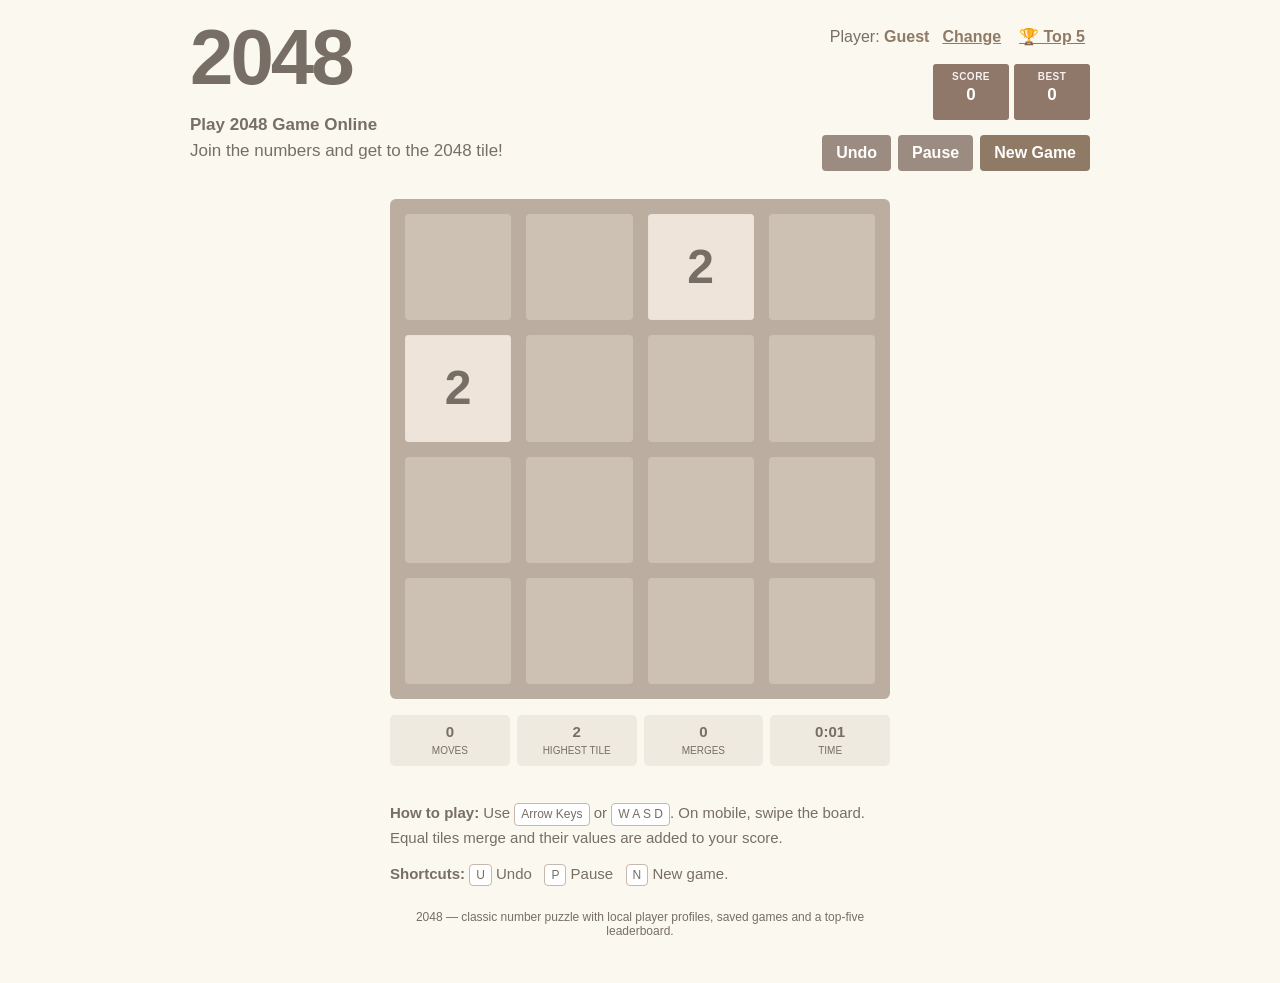
<file: index.html>
<!DOCTYPE html>
<html lang="en">
<head>
<meta charset="UTF-8">
<meta name="viewport" content="width=device-width, initial-scale=1.0, maximum-scale=1, user-scalable=no">
<title>2048 Classic — Player & Leaderboard</title>
<style>
:root{
  --bg:#faf8ef;--text:#776e65;--muted:#8f7a66;--board:#bbada0;
  --empty:rgba(238,228,218,.35);--button:#8f7a66;--button-hover:#7d6958;
  --gap:15px;--radius:6px;--panel:#ffffff;--danger:#a33a2b;
}
*{box-sizing:border-box}
html,body{margin:0;min-height:100%;background:var(--bg);color:var(--text);font-family:Arial,Helvetica,sans-serif}
body{padding:24px 14px 45px}
button,input{font:inherit}
button{border:0;cursor:pointer}
.page{width:min(100%,900px);margin:auto}
.topbar{display:flex;align-items:flex-start;justify-content:space-between;gap:18px;margin-bottom:28px}
.brand h1{margin:0;font-size:78px;line-height:.86;letter-spacing:-3px;font-weight:800}
.brand-copy{margin-top:23px;font-size:17px;line-height:1.35}
.brand-copy strong{display:block;margin-bottom:3px}
.right-head{display:flex;flex-direction:column;align-items:flex-end;gap:15px}
.player-strip{display:flex;align-items:center;gap:8px;flex-wrap:wrap;justify-content:flex-end}
.player-name{font-weight:800;color:var(--button);max-width:180px;overflow:hidden;text-overflow:ellipsis;white-space:nowrap}
.link-btn{background:none;color:var(--button);text-decoration:underline;padding:3px 5px;font-weight:700}
.scores{display:flex;gap:5px}
.score-box{min-width:76px;height:56px;padding:7px 12px 5px;background:#8f7769;border-radius:3px;color:#fff;text-align:center;text-transform:uppercase;font-weight:700}
.score-box .label{display:block;font-size:10px;letter-spacing:.5px;opacity:.9;margin-bottom:4px}
.score-box .value{display:block;font-size:17px;line-height:1}
.actions{display:flex;gap:7px;flex-wrap:wrap;justify-content:flex-end}
.action{background:var(--button);color:#fff;font-weight:700;border-radius:4px;padding:9px 14px}
.action:hover{background:var(--button-hover)}
.action.secondary{background:#9b8b80}
.action:disabled{opacity:.45;cursor:not-allowed}
.game-wrap{position:relative}
.board{position:relative;width:100%;max-width:500px;margin:0 auto;padding:var(--gap);background:var(--board);border-radius:var(--radius);display:grid;grid-template-columns:repeat(4,1fr);gap:var(--gap);touch-action:none;user-select:none}
.cell{aspect-ratio:1;background:var(--empty);border-radius:4px}
.tile-layer{position:absolute;inset:var(--gap);pointer-events:none}
.tile{position:absolute;width:calc((100% - 45px)/4);height:calc((100% - 45px)/4);display:flex;align-items:center;justify-content:center;border-radius:4px;font-weight:800;font-size:48px;line-height:1;color:#776e65;transition:transform 100ms ease,left 100ms ease,top 100ms ease;z-index:2;box-shadow:inset 0 0 0 1px rgba(0,0,0,.01)}
.tile.new{animation:appear 150ms ease}.tile.merged{animation:pop 170ms ease;z-index:4}
@keyframes appear{0%{transform:scale(0);opacity:0}80%{transform:scale(1.08);opacity:1}100%{transform:scale(1)}}
@keyframes pop{0%{transform:scale(1)}50%{transform:scale(1.16)}100%{transform:scale(1)}}
.v2{background:#eee4da}.v4{background:#ede0c8}.v8{background:#f2b179;color:#f9f6f2}
.v16{background:#f59563;color:#f9f6f2}.v32{background:#f67c5f;color:#f9f6f2}.v64{background:#f65e3b;color:#f9f6f2}
.v128{background:#edcf72;color:#f9f6f2;font-size:40px}.v256{background:#edcc61;color:#f9f6f2;font-size:40px}
.v512{background:#edc850;color:#f9f6f2;font-size:40px}.v1024{background:#edc53f;color:#f9f6f2;font-size:32px}
.v2048{background:#edc22e;color:#f9f6f2;font-size:32px;box-shadow:0 0 25px 5px rgba(237,194,46,.45)}
.v4096,.v8192,.v16384{background:#3c3a32;color:#f9f6f2;font-size:30px}
.overlay{position:absolute;inset:0;z-index:20;display:none;align-items:center;justify-content:center;background:rgba(238,228,218,.76);border-radius:var(--radius)}
.overlay.show{display:flex}.overlay-card{text-align:center;padding:24px}
.overlay-card h2{margin:0 0 10px;font-size:54px}.overlay-card p{margin:0 0 16px;font-size:17px;font-weight:700}
.overlay-card button{background:var(--button);color:white;border-radius:4px;padding:10px 16px;margin:4px;font-weight:700}
.overlay-card button.secondary{background:#aaa}
.stats{max-width:500px;margin:16px auto 0;display:grid;grid-template-columns:repeat(4,1fr);gap:7px}
.stat{background:rgba(143,122,102,.11);border-radius:5px;padding:8px;text-align:center}
.stat b{display:block;font-size:15px}.stat span{font-size:10px;text-transform:uppercase}
.instructions{max-width:500px;margin:35px auto 0;font-size:15px;line-height:1.55}
.instructions p{margin:0 0 13px}.kbd{display:inline-block;padding:1px 6px;border:1px solid #c6b8ac;border-radius:4px;background:#fff;font-size:12px}
.footer{max-width:500px;margin:24px auto 0;font-size:12px;text-align:center}
.modal{position:fixed;inset:0;z-index:100;display:none;align-items:center;justify-content:center;background:rgba(0,0,0,.42);padding:15px}
.modal.show{display:flex}.modal-card{width:min(100%,540px);max-height:90vh;overflow:auto;background:var(--panel);border-radius:10px;padding:22px;box-shadow:0 20px 60px rgba(0,0,0,.2)}
.modal-card h2{margin:0 0 15px}.modal-card p{color:#777}
.field{display:flex;gap:8px;margin:12px 0}.field input{flex:1;min-width:0;border:1px solid #cdbfb4;border-radius:5px;padding:10px 11px;outline:none}
.field input:focus{border-color:var(--button)}.modal-actions{display:flex;justify-content:flex-end;gap:7px;margin-top:16px;flex-wrap:wrap}
.leaderboard{width:100%;border-collapse:collapse}.leaderboard th,.leaderboard td{padding:9px 7px;border-bottom:1px solid #eee;text-align:left}.leaderboard th{font-size:11px;text-transform:uppercase;color:#8f7a66}
.rank{font-weight:800;width:42px}.empty-row{text-align:center!important;color:#999;padding:18px!important}
.close{float:right;background:#eee;border-radius:50%;width:32px;height:32px;font-weight:800}
.name-list{display:flex;flex-wrap:wrap;gap:7px;margin-top:8px}.name-chip{border:1px solid #ddd;background:#fafafa;padding:6px 9px;border-radius:20px;cursor:pointer}.name-chip:hover{background:#eee}
.toast{position:fixed;left:50%;bottom:20px;transform:translateX(-50%) translateY(20px);background:#333;color:#fff;padding:10px 15px;border-radius:6px;opacity:0;pointer-events:none;transition:.2s;z-index:200;font-size:13px}
.toast.show{opacity:1;transform:translateX(-50%) translateY(0)}
.paused .tile-layer{filter:blur(8px)}
@media(max-width:650px){
  body{padding:18px 10px 35px}.topbar{gap:10px;margin-bottom:20px}.brand h1{font-size:56px}
  .brand-copy{font-size:13px;margin-top:16px}.right-head{gap:10px}.score-box{min-width:61px;height:48px;padding:5px 7px}.score-box .label{font-size:8px}.score-box .value{font-size:14px}
  .action{padding:8px 10px;font-size:13px}.player-name{max-width:110px}.tile{font-size:34px}.v128,.v256,.v512{font-size:28px}.v1024,.v2048{font-size:22px}
}
@media(max-width:430px){
  .brand-copy{display:none}.brand h1{font-size:48px}.topbar{align-items:flex-start}.right-head{gap:7px}.scores{gap:3px}.actions{max-width:210px}
  .stats{grid-template-columns:repeat(2,1fr)}.instructions{font-size:14px}.tile{font-size:28px}.v128,.v256,.v512{font-size:23px}.v1024,.v2048,.v4096,.v8192,.v16384{font-size:18px}
}
</style>
</head>
<body>
<main class="page">
<header class="topbar">
  <section class="brand">
    <h1>2048</h1>
    <div class="brand-copy"><strong>Play 2048 Game Online</strong>Join the numbers and get to the 2048 tile!</div>
  </section>
  <section class="right-head">
    <div class="player-strip">
      <span>Player: <span class="player-name" id="playerName">Guest</span></span>
      <button class="link-btn" id="changePlayer">Change</button>
    </div>
    <div class="scores">
      <div class="score-box"><span class="label">Score</span><span class="value" id="score">0</span></div>
      <div class="score-box"><span class="label">Best</span><span class="value" id="best">0</span></div>
    </div>
    <div class="actions">
      <button class="action secondary" id="undoBtn">Undo</button>
      <button class="action secondary" id="pauseBtn">Pause</button>
      <button class="action" id="newGame">New Game</button>
    </div>
  </section>
</header>

<section class="game-wrap">
  <div class="board" id="board" aria-label="2048 game board">
    <div class="cell"></div><div class="cell"></div><div class="cell"></div><div class="cell"></div>
    <div class="cell"></div><div class="cell"></div><div class="cell"></div><div class="cell"></div>
    <div class="cell"></div><div class="cell"></div><div class="cell"></div><div class="cell"></div>
    <div class="cell"></div><div class="cell"></div><div class="cell"></div><div class="cell"></div>
    <div class="tile-layer" id="tileLayer"></div>
  </div>
  <div class="overlay" id="overlay">
    <div class="overlay-card">
      <h2 id="overlayTitle">Game over!</h2>
      <p id="overlayMessage">No more moves.</p>
      <button id="tryAgain">Try again</button>
      <button id="keepPlaying" style="display:none">Keep playing</button>
    </div>
  </div>
</section>

<section class="stats">
  <div class="stat"><b id="moves">0</b><span>Moves</span></div>
  <div class="stat"><b id="maxTile">0</b><span>Highest tile</span></div>
  <div class="stat"><b id="merges">0</b><span>Merges</span></div>
  <div class="stat"><b id="elapsed">0:00</b><span>Time</span></div>
</section>

<section class="instructions">
  <p><strong>How to play:</strong> Use <span class="kbd">Arrow Keys</span> or <span class="kbd">W A S D</span>. On mobile, swipe the board. Equal tiles merge and their values are added to your score.</p>
  <p><strong>Shortcuts:</strong> <span class="kbd">U</span> Undo &nbsp; <span class="kbd">P</span> Pause &nbsp; <span class="kbd">N</span> New game.</p>
  <p style="display:none;">Your current game, player name, best score and leaderboard are automatically stored in this browser's local storage.</p>
</section>
<div class="footer">2048 — classic number puzzle with local player profiles, saved games and a top-five leaderboard.</div>
</main>

<div class="modal" id="playerModal">
  <div class="modal-card">
    <button class="close" id="closePlayer">×</button>
    <h2>Who is playing?</h2>
    <p>Enter your name. Your score will be recorded under this name when a game ends or you start another game.</p>
    <div class="field"><input id="playerInput" maxlength="24" autocomplete="name" placeholder="Your name"><button class="action" id="savePlayer">Save</button></div>
    <div><strong>Recent players</strong><div class="name-list" id="nameList"></div></div>
  </div>
</div>

<div class="modal" id="leaderModal">
  <div class="modal-card">
    <button class="close" id="closeLeader">×</button>
    <h2>🏆 Top Five Scores</h2>
    <table class="leaderboard">
      <thead><tr><th>#</th><th>Player</th><th>Score</th><th>Tile</th><th>Moves</th></tr></thead>
      <tbody id="leaderBody"></tbody>
    </table>
    <div class="modal-actions">
      <button class="action secondary" id="clearScores">Clear leaderboard</button>
      <button class="action" id="closeLeader2">Close</button>
    </div>
  </div>
</div>

<div class="toast" id="toast"></div>

<script>
(() => {
"use strict";

/* The storage helpers supplied with the base project. */
const get = (k, d) => JSON.parse(localStorage.getItem(`2048-${k}`)) ?? d;
const set = (k, v) => localStorage.setItem(`2048-${k}`, JSON.stringify(v));
const remove = k => localStorage.removeItem(`2048-${k}`);

const SIZE = 4, WIN_VALUE = 2048;
const boardEl = document.getElementById("board"), tileLayer = document.getElementById("tileLayer");
const scoreEl = document.getElementById("score"), bestEl = document.getElementById("best");
const playerNameEl = document.getElementById("playerName"), movesEl = document.getElementById("moves");
const maxTileEl = document.getElementById("maxTile"), mergesEl = document.getElementById("merges"), elapsedEl = document.getElementById("elapsed");
const overlay = document.getElementById("overlay"), overlayTitle = document.getElementById("overlayTitle"), overlayMessage = document.getElementById("overlayMessage");
const tryAgainBtn = document.getElementById("tryAgain"), keepPlayingBtn = document.getElementById("keepPlaying");
const playerModal = document.getElementById("playerModal"), playerInput = document.getElementById("playerInput"), nameList = document.getElementById("nameList");
const leaderModal = document.getElementById("leaderModal"), leaderBody = document.getElementById("leaderBody"), toastEl = document.getElementById("toast");

let grid, score=0, best=Number(get("best",0)), playerName=get("player","Guest") || "Guest";
let won=false, gameOver=false, keepPlaying=false, paused=false, moves=0, merges=0, startedAt=Date.now(), elapsedBefore=0;
let history=[], touchStartX=0, touchStartY=0, toastTimer=null;

const emptyGrid = () => Array.from({length:SIZE},()=>Array(SIZE).fill(0));
const cloneGrid = g => g.map(r=>r.slice());
const maxTile = () => Math.max(0,...grid.flat());

function normalizeLeaderboard(list){
  if(!Array.isArray(list)) return [];
  return list.filter(x=>x && typeof x.name==="string" && Number.isFinite(Number(x.score)))
    .map(x=>({name:x.name.slice(0,24)||"Guest",score:Number(x.score),tile:Number(x.tile)||0,moves:Number(x.moves)||0,date:x.date||Date.now()}))
    .sort((a,b)=>b.score-a.score || b.tile-a.tile || b.moves-a.moves)
    .slice(0,5);
}
function leaderboard(){ return normalizeLeaderboard(get("leaderboard",[])); }
function saveLeaderboardEntry(){
  const entry={name:playerName,score,tile:maxTile(),moves,date:Date.now()};
  const list=normalizeLeaderboard([...leaderboard(),entry]);
  set("leaderboard",list);
}
function updateBest(){
  if(score>best){best=score;set("best",best);}
}
function startGame(recordPrevious=false){
  if(recordPrevious && score>0) saveLeaderboardEntry();
  grid=emptyGrid(); score=0; moves=0; merges=0; won=false; gameOver=false; keepPlaying=false; paused=false;
  history=[]; elapsedBefore=0; startedAt=Date.now();
  hideOverlay(); boardEl.classList.remove("paused");
  addRandomTile(); addRandomTile(); update(); saveGame(); updatePauseButton();
}
function addRandomTile(){
  const empty=[];
  for(let r=0;r<SIZE;r++)for(let c=0;c<SIZE;c++)if(!grid[r][c])empty.push([r,c]);
  if(!empty.length)return false;
  const [r,c]=empty[Math.floor(Math.random()*empty.length)];
  grid[r][c]=Math.random()<.9?2:4; return true;
}
function slideLine(line){
  const values=line.filter(Boolean), result=[]; let gained=0, didMerge=0;
  for(let i=0;i<values.length;i++){
    if(values[i]===values[i+1]){const merged=values[i]*2;result.push(merged);gained+=merged;didMerge++;i++}
    else result.push(values[i]);
  }
  while(result.length<SIZE)result.push(0);
  return {line:result,gained,didMerge};
}
function gridsEqual(a,b){return JSON.stringify(a)===JSON.stringify(b)}
function snapshot(){return {grid:cloneGrid(grid),score,moves,merges,won,gameOver,keepPlaying,elapsed:getElapsedSeconds()}}

function move(direction){
  if(paused || gameOver || (won&&!keepPlaying))return;
  const before=cloneGrid(grid), oldScore=score, oldMoves=moves, oldMerges=merges;
  let gained=0, didMerge=0;
  if(direction==="left"||direction==="right"){
    for(let r=0;r<SIZE;r++){
      let line=grid[r].slice(); if(direction==="right")line.reverse();
      const p=slideLine(line); gained+=p.gained; didMerge+=p.didMerge;
      if(direction==="right")p.line.reverse(); grid[r]=p.line;
    }
  }else{
    for(let c=0;c<SIZE;c++){
      let line=[];for(let r=0;r<SIZE;r++)line.push(grid[r][c]);if(direction==="down")line.reverse();
      const p=slideLine(line);gained+=p.gained;didMerge+=p.didMerge;
      if(direction==="down")p.line.reverse();for(let r=0;r<SIZE;r++)grid[r][c]=p.line[r];
    }
  }
  if(gridsEqual(before,grid))return;
  history.push({grid:before,score:oldScore,moves:oldMoves,merges:oldMerges,won,gameOver,keepPlaying,elapsed:getElapsedSeconds()});
  if(history.length>100)history.shift();
  score+=gained;moves++;merges+=didMerge;updateBest();addRandomTile();update();saveGame();
  if(!won&&hasWon()){won=true;saveGame();showWin()}
  else if(!canMove()){gameOver=true;saveLeaderboardEntry();clearSavedGame();showGameOver()}
}
function undo(){
  if(paused||!history.length||gameOver)return;
  const h=history.pop();grid=cloneGrid(h.grid);score=h.score;moves=h.moves;merges=h.merges;won=h.won;gameOver=h.gameOver;keepPlaying=h.keepPlaying;
  elapsedBefore=h.elapsed;startedAt=Date.now();hideOverlay();update();saveGame();toast("Move undone");
}
function hasWon(){return grid.some(row=>row.some(v=>v>=WIN_VALUE))}
function canMove(){
  for(let r=0;r<SIZE;r++)for(let c=0;c<SIZE;c++){
    if(grid[r][c]===0)return true;
    if(c<SIZE-1&&grid[r][c]===grid[r][c+1])return true;
    if(r<SIZE-1&&grid[r][c]===grid[r+1][c])return true;
  }
  return false;
}
function getElapsedSeconds(){return elapsedBefore+(paused?0:Math.max(0,Math.floor((Date.now()-startedAt)/1000)))}
function formatTime(s){const m=Math.floor(s/60),sec=s%60;return `${m}:${String(sec).padStart(2,"0")}`}
function update(){
  scoreEl.textContent=score;bestEl.textContent=best;playerNameEl.textContent=playerName;
  movesEl.textContent=moves;maxTileEl.textContent=maxTile();mergesEl.textContent=merges;elapsedEl.textContent=formatTime(getElapsedSeconds());
  renderTiles();updatePauseButton();
}
function renderTiles(){
  tileLayer.innerHTML="";
  const rect=tileLayer.getBoundingClientRect();
  const gap=parseFloat(getComputedStyle(document.documentElement).getPropertyValue("--gap"))||15;
  const cell=(rect.width-gap*3)/4;
  for(let r=0;r<SIZE;r++)for(let c=0;c<SIZE;c++){
    const value=grid[r][c];if(!value)continue;
    const tile=document.createElement("div");
    tile.className="tile v"+value;tile.textContent=value;
    tile.style.left=`${c*(cell+gap)}px`;tile.style.top=`${r*(cell+gap)}px`;
    tileLayer.appendChild(tile);
  }
}
function showOverlay(title,message,win=false){
  overlayTitle.textContent=title;overlayMessage.textContent=message;
  keepPlayingBtn.style.display=win?"inline-block":"none";overlay.classList.add("show");
}
function hideOverlay(){overlay.classList.remove("show")}
function showWin(){showOverlay("You win!","You reached the 2048 tile. Keep playing for a higher score!",true)}
function showGameOver(){showOverlay("Game over!","No more moves. Your score has been saved to the leaderboard.")}
function pause(){
  if(gameOver)return;
  if(!paused){elapsedBefore=getElapsedSeconds();paused=true;boardEl.classList.add("paused");showOverlay("Paused","Take a break. Your game is safely saved.");}
  else{paused=false;startedAt=Date.now();hideOverlay();boardEl.classList.remove("paused");}
  saveGame();updatePauseButton();update();
}
function updatePauseButton(){document.getElementById("pauseBtn").textContent=paused?"Resume":"Pause"}

function saveGame(){
  if(!grid)return;
  set("currentGame",{grid,score,best,moves,merges,won,gameOver,keepPlaying,playerName,elapsed:getElapsedSeconds()});
}
function clearSavedGame(){remove("currentGame")}
function loadSavedGame(){
  const s=get("currentGame",null);
  if(!s||!Array.isArray(s.grid))return false;
  grid=s.grid;score=Number(s.score)||0;moves=Number(s.moves)||0;merges=Number(s.merges)||0;won=!!s.won;gameOver=!!s.gameOver;keepPlaying=!!s.keepPlaying;
  playerName=s.playerName||playerName;elapsedBefore=Number(s.elapsed)||0;startedAt=Date.now();paused=false;history=[];
  if(gameOver){clearSavedGame();return false}
  update();return true;
}

function openPlayer(){
  playerInput.value=playerName==="Guest"?"":playerName;
  renderNameList();playerModal.classList.add("show");setTimeout(()=>playerInput.focus(),50);
}
function closePlayerModal(){playerModal.classList.remove("show")}
function savePlayer(){
  const name=playerInput.value.trim().replace(/\s+/g," ").slice(0,24)||"Guest";
  playerName=name;set("player",name);
  let names=get("players",[]);if(!Array.isArray(names))names=[];names=[name,...names.filter(n=>n!==name)].slice(0,10);set("players",names);
  update();saveGame();closePlayerModal();toast(`Playing as ${name}`);
}
function renderNameList(){
  const names=get("players",[]);nameList.innerHTML="";
  (Array.isArray(names)?names:[]).forEach(name=>{
    const b=document.createElement("button");b.className="name-chip";b.textContent=name;b.onclick=()=>{playerInput.value=name};nameList.appendChild(b);
  });
}
function openLeaderboard(){
  const list=leaderboard();leaderBody.innerHTML="";
  if(!list.length){leaderBody.innerHTML='<tr><td colspan="5" class="empty-row">No completed scores yet.</td></tr>'}
  else list.forEach((x,i)=>{
    const tr=document.createElement("tr");
    tr.innerHTML=`<td class="rank">${i+1}</td><td>${escapeHtml(x.name)}</td><td>${x.score.toLocaleString()}</td><td>${x.tile.toLocaleString()}</td><td>${x.moves}</td>`;
    leaderBody.appendChild(tr);
  });
  leaderModal.classList.add("show");
}
function escapeHtml(s){return String(s).replace(/[&<>"']/g,c=>({"&":"&amp;","<":"&lt;",">":"&gt;",'"':"&quot;","'":"&#039;"}[c]))}
function toast(message){
  toastEl.textContent=message;toastEl.classList.add("show");clearTimeout(toastTimer);toastTimer=setTimeout(()=>toastEl.classList.remove("show"),1800);
}

function handleKey(e){
  if(playerModal.classList.contains("show")||leaderModal.classList.contains("show")){
    if(e.key==="Escape"){closePlayerModal();leaderModal.classList.remove("show")}return;
  }
  const key=e.key;
  const keys={ArrowLeft:"left",a:"left",A:"left",ArrowRight:"right",d:"right",D:"right",ArrowUp:"up",w:"up",W:"up",ArrowDown:"down",s:"down",S:"down"};
  if(keys[key]){e.preventDefault();move(keys[key]);return}
  if(key==="u"||key==="U"){e.preventDefault();undo();return}
  if(key==="p"||key==="P"){e.preventDefault();pause();return}
  if(key==="n"||key==="N"){e.preventDefault();newGameConfirm();return}
}
function newGameConfirm(){
  if(score>0&&!gameOver&&!confirm("Start a new game? Your current score will be recorded on the top-five leaderboard if it qualifies."))return;
  startGame(true);
}
function touchStart(e){if(e.touches?.length){touchStartX=e.touches[0].clientX;touchStartY=e.touches[0].clientY}}
function touchEnd(e){
  if(paused||gameOver)return;
  if(!e.changedTouches?.length)return;
  const dx=e.changedTouches[0].clientX-touchStartX,dy=e.changedTouches[0].clientY-touchStartY;
  if(Math.max(Math.abs(dx),Math.abs(dy))<25)return;
  move(Math.abs(dx)>Math.abs(dy)?(dx>0?"right":"left"):(dy>0?"down":"up"));
}

document.addEventListener("keydown",handleKey);
boardEl.addEventListener("touchstart",touchStart,{passive:true});
boardEl.addEventListener("touchend",touchEnd,{passive:true});
window.addEventListener("resize",renderTiles);
document.getElementById("newGame").onclick=newGameConfirm;
document.getElementById("undoBtn").onclick=undo;
document.getElementById("pauseBtn").onclick=pause;
document.getElementById("changePlayer").onclick=openPlayer;
document.getElementById("savePlayer").onclick=savePlayer;
document.getElementById("closePlayer").onclick=closePlayerModal;
playerInput.addEventListener("keydown",e=>{if(e.key==="Enter")savePlayer()});
tryAgainBtn.onclick=()=>startGame(true);
keepPlayingBtn.onclick=()=>{keepPlaying=true;hideOverlay();saveGame()};
document.getElementById("clearScores").onclick=()=>{
  if(confirm("Delete all five leaderboard scores? This cannot be undone.")){remove("leaderboard");openLeaderboard();toast("Leaderboard cleared")}
};
document.getElementById("closeLeader").onclick=()=>leaderModal.classList.remove("show");
document.getElementById("closeLeader2").onclick=()=>leaderModal.classList.remove("show");
leaderModal.addEventListener("click",e=>{if(e.target===leaderModal)leaderModal.classList.remove("show")});
playerModal.addEventListener("click",e=>{if(e.target===playerModal)closePlayerModal()});
document.addEventListener("visibilitychange",()=>{if(document.hidden&&grid&&!paused&&!gameOver){elapsedBefore=getElapsedSeconds();paused=true;boardEl.classList.add("paused");saveGame();update()}});

const leaderboardButton=document.createElement("button");
leaderboardButton.className="link-btn";leaderboardButton.textContent="🏆 Top 5";leaderboardButton.onclick=openLeaderboard;
document.querySelector(".player-strip").appendChild(leaderboardButton);

setInterval(()=>{if(grid&&!paused&&!gameOver){elapsedEl.textContent=formatTime(getElapsedSeconds());saveGame()}},1000);

bestEl.textContent=best;playerNameEl.textContent=playerName;
if(!loadSavedGame()){startGame(false)}
})();
</script>
</body>
</html>
</file>
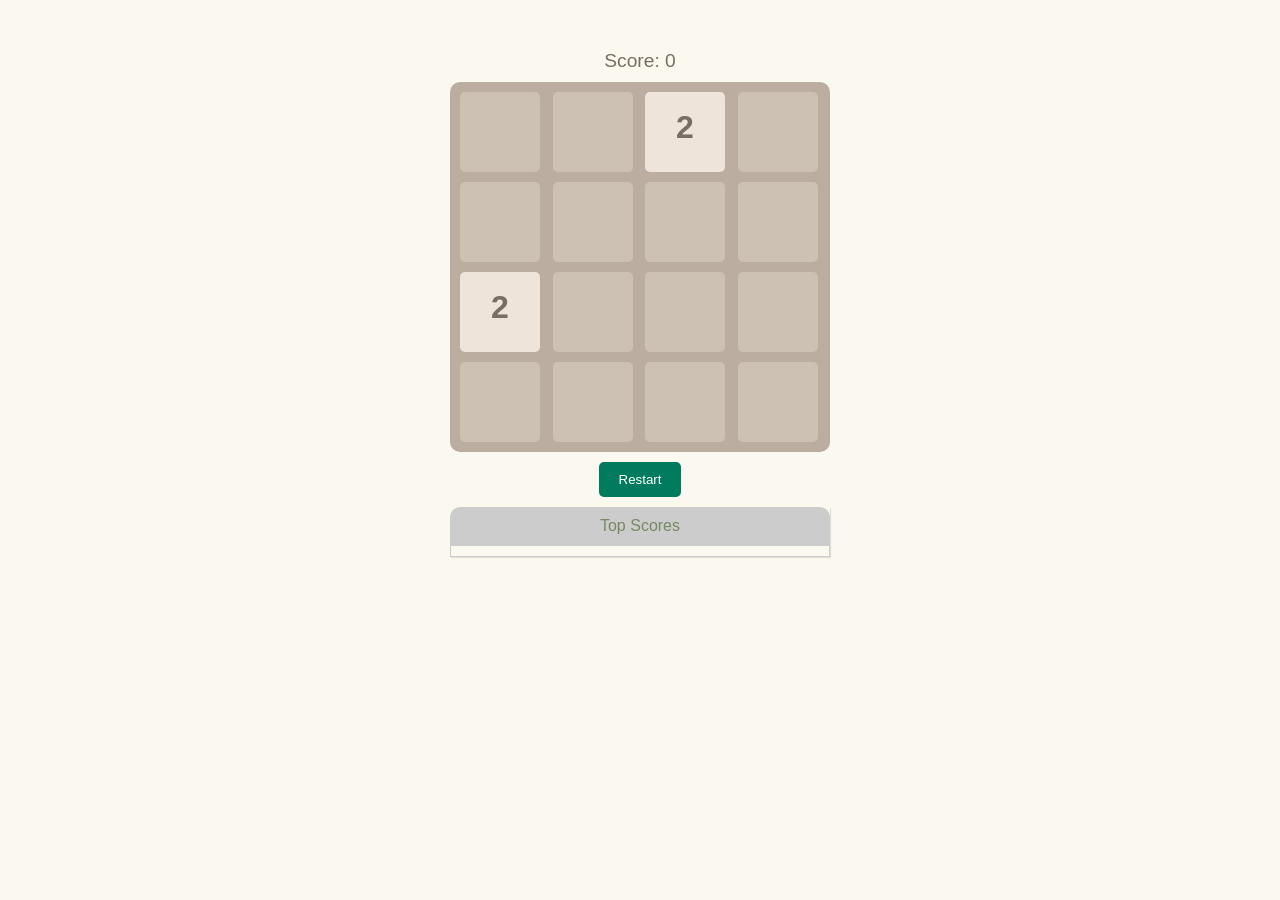
<file: index0.html>
<!DOCTYPE html>
<html lang="en">
<head>
    <meta charset="utf-8">
    <meta name="viewport" content="width=device-width, initial-scale=1.0, maximum-scale=1, user-scalable=0">
    <title>2048 Game</title>
    <link rel="shortcut icon" type="image/x-icon" href="favicon.png">
    <link rel="stylesheet" href="style.css?v=1">
</head>
<body>
    <div class="game-container">
        <p class="score">Score: <span id="score">0</span></p>
        <div class="grid-container"></div>
        <button id="restart-btn">Restart</button>
        <div class="top-scores">
            <span>Top Scores</span>
            <ul id="top-scores"></ul>
        </div>
    </div>
    <script src="script.js?v=1"></script>
</body>
</html>
</file>
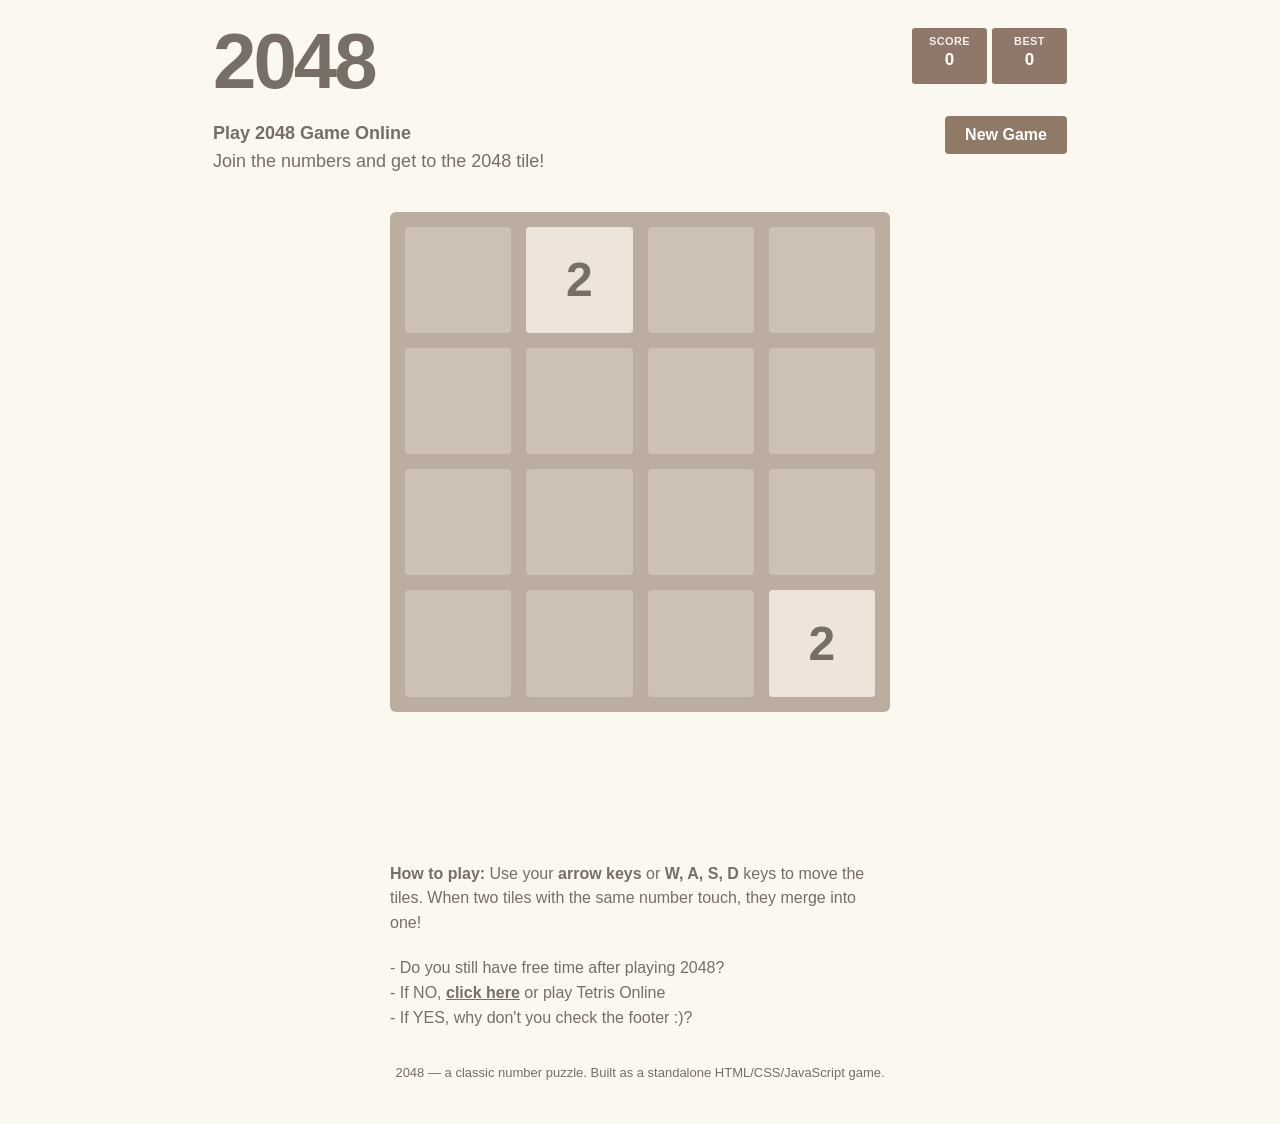
<file: index1.html>
<!DOCTYPE html>
<html lang="en">
<head>
  <meta charset="UTF-8">
  <meta name="viewport" content="width=device-width, initial-scale=1.0, maximum-scale=1, user-scalable=0">
  <title>2048 - Classic Puzzle Game</title>
  <link rel="shortcut icon" type="image/x-icon" href="favicon.png">
  <style>
    :root {
      --bg: #faf8ef;
      --text: #776e65;
      --muted: #8f7a66;
      --board: #bbada0;
      --empty: rgba(238, 228, 218, 0.35);
      --button: #8f7a66;
      --button-hover: #7d6958;
      --gap: 15px;
      --tile-size: 106px;
      --radius: 4px;
    }

    * { box-sizing: border-box; }

    html, body {
      margin: 0;
      min-height: 100%;
      background: var(--bg);
      color: var(--text);
      font-family: Arial, Helvetica, sans-serif;
    }

    body {
      padding: 28px 18px 44px;
    }

    .page {
      width: min(100%, 854px);
      margin: 0 auto;
    }

    .topbar {
      display: flex;
      align-items: flex-start;
      justify-content: space-between;
      gap: 18px;
      margin-bottom: 38px;
    }

    .brand h1 {
      margin: 0;
      font-size: 78px;
      line-height: .86;
      letter-spacing: -3px;
      font-weight: 800;
      color: #776e65;
    }

    .brand-copy {
      margin-top: 26px;
      color: #776e65;
      font-size: 18px;
      line-height: 1.35;
    }

    .brand-copy strong {
      display: block;
      margin-bottom: 4px;
      font-size: 18px;
    }

    .right-head {
      display: flex;
      flex-direction: column;
      align-items: flex-end;
      gap: 32px;
    }

    .scores {
      display: flex;
      gap: 5px;
    }

    .score-box {
      min-width: 75px;
      height: 56px;
      padding: 7px 12px 5px;
      background: #8f7769;
      border-radius: 3px;
      color: white;
      text-align: center;
      text-transform: uppercase;
      font-weight: 700;
    }

    .score-box .label {
      display: block;
      font-size: 11px;
      letter-spacing: .4px;
      opacity: .9;
      margin-bottom: 4px;
    }

    .score-box .value {
      display: block;
      font-size: 17px;
      line-height: 1;
    }

    button {
      border: 0;
      font: inherit;
      cursor: pointer;
    }

    .new-game {
      background: var(--button);
      color: #fff;
      font-weight: 700;
      border-radius: 4px;
      padding: 10px 20px;
      min-width: 122px;
      font-size: 16px;
    }

    .new-game:hover { background: var(--button-hover); }

    .game-wrap {
      position: relative;
    }

    .board {
      position: relative;
      width: 100%;
      max-width: 500px;
      margin: 0 auto;
      padding: var(--gap);
      background: var(--board);
      border-radius: 6px;
      display: grid;
      grid-template-columns: repeat(4, 1fr);
      gap: var(--gap);
      touch-action: none;
      user-select: none;
    }

    .cell {
      aspect-ratio: 1;
      background: var(--empty);
      border-radius: 4px;
    }

    .tile-layer {
      position: absolute;
      inset: var(--gap);
      pointer-events: none;
    }

    .tile {
      position: absolute;
      width: calc((100% - 45px) / 4);
      height: calc((100% - 45px) / 4);
      display: flex;
      align-items: center;
      justify-content: center;
      border-radius: 4px;
      font-weight: 800;
      font-size: 48px;
      line-height: 1;
      color: #776e65;
      transition:
        transform 120ms ease-in-out,
        left 120ms ease-in-out,
        top 120ms ease-in-out;
      z-index: 2;
      box-shadow: inset 0 0 0 1px rgba(0,0,0,.01);
    }

    .tile.new {
      animation: appear 160ms ease;
    }

    .tile.merged {
      animation: pop 180ms ease;
      z-index: 4;
    }

    @keyframes appear {
      0% { transform: scale(0); opacity: 0; }
      80% { transform: scale(1.08); opacity: 1; }
      100% { transform: scale(1); }
    }

    @keyframes pop {
      0% { transform: scale(1); }
      50% { transform: scale(1.16); }
      100% { transform: scale(1); }
    }

    .v2 { background: #eee4da; }
    .v4 { background: #ede0c8; }
    .v8 { background: #f2b179; color: #f9f6f2; }
    .v16 { background: #f59563; color: #f9f6f2; }
    .v32 { background: #f67c5f; color: #f9f6f2; }
    .v64 { background: #f65e3b; color: #f9f6f2; }
    .v128 { background: #edcf72; color: #f9f6f2; font-size: 40px; }
    .v256 { background: #edcc61; color: #f9f6f2; font-size: 40px; }
    .v512 { background: #edc850; color: #f9f6f2; font-size: 40px; }
    .v1024 { background: #edc53f; color: #f9f6f2; font-size: 32px; }
    .v2048 { background: #edc22e; color: #f9f6f2; font-size: 32px; box-shadow: 0 0 25px 5px rgba(237,194,46,.45); }

    .instructions {
      max-width: 500px;
      margin: 150px auto 0;
      font-size: 16px;
      line-height: 1.55;
      color: #776e65;
    }

    .instructions p { margin: 0 0 20px; }
    .instructions strong { font-weight: 800; }

    .instructions a {
      color: #776e65;
      font-weight: 700;
      text-decoration: underline;
    }

    .overlay {
      position: absolute;
      inset: 0;
      z-index: 10;
      display: none;
      align-items: center;
      justify-content: center;
      background: rgba(238, 228, 218, .73);
      border-radius: 6px;
    }

    .overlay.show { display: flex; }

    .overlay-card {
      text-align: center;
      padding: 24px;
    }

    .overlay-card h2 {
      margin: 0 0 14px;
      font-size: 54px;
      color: #776e65;
    }

    .overlay-card p {
      margin: 0 0 18px;
      font-size: 18px;
      font-weight: 700;
    }

    .overlay-card button {
      background: var(--button);
      color: white;
      border-radius: 4px;
      padding: 11px 18px;
      margin: 4px;
      font-weight: 700;
    }

    .footer {
      max-width: 500px;
      margin: 35px auto 0;
      color: #776e65;
      font-size: 13px;
      text-align: center;
    }

    @media (max-width: 620px) {
      :root { --gap: 9px; }

      body { padding: 20px 12px 35px; }

      .topbar {
        align-items: flex-start;
        margin-bottom: 24px;
      }

      .brand h1 {
        font-size: 55px;
        letter-spacing: -2px;
      }

      .brand-copy {
        margin-top: 18px;
        font-size: 14px;
      }

      .brand-copy strong { font-size: 14px; }

      .right-head {
        gap: 20px;
      }

      .score-box {
        min-width: 59px;
        height: 48px;
        padding: 5px 7px;
      }

      .score-box .label { font-size: 9px; }
      .score-box .value { font-size: 15px; }

      .new-game {
        min-width: 96px;
        padding: 9px 12px;
        font-size: 14px;
      }

      .tile {
        font-size: 34px;
      }

      .v128, .v256, .v512 { font-size: 29px; }
      .v1024, .v2048 { font-size: 23px; }

      .instructions {
        margin-top: 90px;
        font-size: 14px;
      }
    }

    @media (max-width: 420px) {
      .topbar { gap: 10px; }
      .brand h1 { font-size: 46px; }
      .brand-copy { display: none; }
      .right-head { gap: 14px; }
      .tile { font-size: 29px; }
      .v128, .v256, .v512 { font-size: 24px; }
      .v1024, .v2048 { font-size: 19px; }
    }
  </style>
</head>
<body>
  <main class="page">
    <header class="topbar">
      <section class="brand">
        <h1>2048</h1>
        <div class="brand-copy">
          <strong>Play 2048 Game Online</strong>
          Join the numbers and get to the 2048 tile!
        </div>
      </section>

      <section class="right-head">
        <div class="scores">
          <div class="score-box">
            <span class="label">Score</span>
            <span class="value" id="score">0</span>
          </div>
          <div class="score-box">
            <span class="label">Best</span>
            <span class="value" id="best">0</span>
          </div>
        </div>
        <button class="new-game" id="newGame">New Game</button>
      </section>
    </header>

    <section class="game-wrap">
      <div class="board" id="board" aria-label="2048 game board">
        <div class="cell"></div><div class="cell"></div><div class="cell"></div><div class="cell"></div>
        <div class="cell"></div><div class="cell"></div><div class="cell"></div><div class="cell"></div>
        <div class="cell"></div><div class="cell"></div><div class="cell"></div><div class="cell"></div>
        <div class="cell"></div><div class="cell"></div><div class="cell"></div><div class="cell"></div>
        <div class="tile-layer" id="tileLayer"></div>
      </div>

      <div class="overlay" id="overlay">
        <div class="overlay-card">
          <h2 id="overlayTitle">Game over!</h2>
          <p id="overlayMessage">No more moves.</p>
          <button id="tryAgain">Try again</button>
          <button id="keepPlaying" style="display:none;">Keep playing</button>
        </div>
      </div>
    </section>

    <section class="instructions">
      <p><strong>How to play:</strong> Use your <strong>arrow keys</strong> or <strong>W, A, S, D</strong> keys to move the tiles. When two tiles with the same number touch, they merge into one!</p>
      <p>
        - Do you still have free time after playing 2048?<br>
        - If NO, <a href="#" onclick="return false;">click here</a> or play Tetris Online<br>
        - If YES, why don't you check the footer :)?
      </p>
    </section>

    <div class="footer">
      2048 — a classic number puzzle. Built as a standalone HTML/CSS/JavaScript game.
    </div>
  </main>

  <script>
    (() => {
      "use strict";

      const SIZE = 4;
      const WIN_VALUE = 2048;

      const boardEl = document.getElementById("board");
      const tileLayer = document.getElementById("tileLayer");
      const scoreEl = document.getElementById("score");
      const bestEl = document.getElementById("best");
      const newGameBtn = document.getElementById("newGame");
      const overlay = document.getElementById("overlay");
      const overlayTitle = document.getElementById("overlayTitle");
      const overlayMessage = document.getElementById("overlayMessage");
      const tryAgainBtn = document.getElementById("tryAgain");
      const keepPlayingBtn = document.getElementById("keepPlaying");

      let grid = [];
      let score = 0;
      let best = Number(localStorage.getItem("2048-best") || 0);
      let won = false;
      let gameOver = false;
      let keepPlaying = false;
      let touchStartX = 0;
      let touchStartY = 0;

      bestEl.textContent = best;

      function emptyGrid() {
        return Array.from({ length: SIZE }, () => Array(SIZE).fill(0));
      }

      function startGame() {
        grid = emptyGrid();
        score = 0;
        won = false;
        gameOver = false;
        keepPlaying = false;
        hideOverlay();
        addRandomTile();
        addRandomTile();
        update();
      }

      function addRandomTile() {
        const empty = [];
        for (let r = 0; r < SIZE; r++) {
          for (let c = 0; c < SIZE; c++) {
            if (grid[r][c] === 0) empty.push([r, c]);
          }
        }
        if (!empty.length) return false;

        const [r, c] = empty[Math.floor(Math.random() * empty.length)];
        grid[r][c] = Math.random() < 0.9 ? 2 : 4;
        return true;
      }

      function cloneGrid(g) {
        return g.map(row => row.slice());
      }

      function slideLine(line) {
        const values = line.filter(v => v !== 0);
        const result = [];
        let gained = 0;

        for (let i = 0; i < values.length; i++) {
          if (values[i] === values[i + 1]) {
            const merged = values[i] * 2;
            result.push(merged);
            gained += merged;
            i++;
          } else {
            result.push(values[i]);
          }
        }

        while (result.length < SIZE) result.push(0);
        return { line: result, gained };
      }

      function move(direction) {
        if (gameOver || (won && !keepPlaying)) return;

        const before = cloneGrid(grid);
        let gained = 0;

        if (direction === "left" || direction === "right") {
          for (let r = 0; r < SIZE; r++) {
            let line = grid[r].slice();
            if (direction === "right") line.reverse();

            const processed = slideLine(line);
            gained += processed.gained;

            if (direction === "right") processed.line.reverse();
            grid[r] = processed.line;
          }
        } else {
          for (let c = 0; c < SIZE; c++) {
            let line = [];
            for (let r = 0; r < SIZE; r++) line.push(grid[r][c]);
            if (direction === "down") line.reverse();

            const processed = slideLine(line);
            gained += processed.gained;

            if (direction === "down") processed.line.reverse();

            for (let r = 0; r < SIZE; r++) {
              grid[r][c] = processed.line[r];
            }
          }
        }

        const changed = JSON.stringify(before) !== JSON.stringify(grid);
        if (!changed) return;

        score += gained;
        if (score > best) {
          best = score;
          localStorage.setItem("2048-best", String(best));
        }

        addRandomTile();
        update();

        if (!won && hasWon()) {
          won = true;
          showWin();
        } else if (!canMove()) {
          gameOver = true;
          showGameOver();
        }
      }

      function hasWon() {
        return grid.some(row => row.some(value => value >= WIN_VALUE));
      }

      function canMove() {
        for (let r = 0; r < SIZE; r++) {
          for (let c = 0; c < SIZE; c++) {
            if (grid[r][c] === 0) return true;
            if (c < SIZE - 1 && grid[r][c] === grid[r][c + 1]) return true;
            if (r < SIZE - 1 && grid[r][c] === grid[r + 1][c]) return true;
          }
        }
        return false;
      }

      function update() {
        scoreEl.textContent = score;
        bestEl.textContent = best;
        renderTiles();
      }

      function renderTiles() {
        tileLayer.innerHTML = "";

        // The tile layer is positioned inside the board padding.
        // Each tile uses the same calculated cell size as the grid.
        const rect = tileLayer.getBoundingClientRect();
        const gap = parseFloat(getComputedStyle(document.documentElement).getPropertyValue("--gap")) || 15;
        const cell = (rect.width - gap * 3) / 4;

        for (let r = 0; r < SIZE; r++) {
          for (let c = 0; c < SIZE; c++) {
            const value = grid[r][c];
            if (!value) continue;

            const tile = document.createElement("div");
            tile.className = "tile v" + value;
            tile.textContent = value;
            tile.style.left = `${c * (cell + gap)}px`;
            tile.style.top = `${r * (cell + gap)}px`;

            tileLayer.appendChild(tile);
          }
        }
      }

      function showOverlay(title, message) {
        overlayTitle.textContent = title;
        overlayMessage.textContent = message;
        overlay.classList.add("show");
      }

      function hideOverlay() {
        overlay.classList.remove("show");
      }

      function showWin() {
        gameOver = false;
        overlayTitle.textContent = "You win!";
        overlayMessage.textContent = "You reached the 2048 tile.";
        keepPlayingBtn.style.display = "inline-block";
        overlay.classList.add("show");
      }

      function showGameOver() {
        keepPlayingBtn.style.display = "none";
        showOverlay("Game over!", "No more moves.");
      }

      function handleKey(event) {
        const keys = {
          ArrowLeft: "left",
          a: "left", A: "left",
          ArrowRight: "right",
          d: "right", D: "right",
          ArrowUp: "up",
          w: "up", W: "up",
          ArrowDown: "down",
          s: "down", S: "down"
        };

        const direction = keys[event.key];
        if (!direction) return;

        event.preventDefault();
        move(direction);
      }

      function handleTouchStart(event) {
        if (!event.touches || !event.touches.length) return;
        touchStartX = event.touches[0].clientX;
        touchStartY = event.touches[0].clientY;
      }

      function handleTouchEnd(event) {
        if (!event.changedTouches || !event.changedTouches.length) return;

        const dx = event.changedTouches[0].clientX - touchStartX;
        const dy = event.changedTouches[0].clientY - touchStartY;
        const threshold = 25;

        if (Math.max(Math.abs(dx), Math.abs(dy)) < threshold) return;

        if (Math.abs(dx) > Math.abs(dy)) {
          move(dx > 0 ? "right" : "left");
        } else {
          move(dy > 0 ? "down" : "up");
        }
      }

      newGameBtn.addEventListener("click", startGame);
      tryAgainBtn.addEventListener("click", startGame);

      keepPlayingBtn.addEventListener("click", () => {
        keepPlaying = true;
        hideOverlay();
      });
      document.addEventListener("keydown", handleKey);
      boardEl.addEventListener("touchstart", handleTouchStart, { passive: true });
      boardEl.addEventListener("touchend", handleTouchEnd, { passive: true });
      window.addEventListener("resize", renderTiles);
      startGame();
    })();
  </script>
</body>
</html>
</file>
<file: style.css>
body {
    margin: 0;
    padding: 0;
    user-select: none;
    text-align: center;
    background: #faf8ef;
    font-family: Arial, sans-serif;
}
.game-container {
    width: 380px;
    margin: 50px auto;
}
.score {
    margin: 10px 0;
    color: #776e65;
    font-size: 1.2em;
}
.grid-container {
    gap: 10px;
    padding: 10px;
    display: grid;
    border-radius: 10px;
    background: #bbada0;
    grid-template-columns: repeat(4, 1fr);
}
.tile {
    width: 80px;
    height: 80px;
    font-size: 2em;
    color: #776e65;
    font-weight: bold;
    line-height: 70px;
    text-align: center;
    border-radius: 5px;
    background: #cdc1b4;
    transition: all 0.2s;
}
.tile[data-value='2'] {
    background: #eee4da;
}
.tile[data-value='4'] {
    background: #ede0c8;
}
.tile[data-value='8'] {
    background: #f2b179; color: #f9f6f2;
}
.tile[data-value='16'] {
    background: #f59563; color: #f9f6f2;
}
.tile[data-value='32'] {
    background: #f67c5f; color: #f9f6f2;
}
.tile[data-value='64'] {
    background: #f65e3b; color: #f9f6f2;
}
.tile[data-value='128'] {
    background: #edcf72; color: #f9f6f2;
}
.tile[data-value='256'] {
    background: #edcc61; color: #f9f6f2;
}
.tile[data-value='512'] {
    background: #edc850; color: #f9f6f2;
}
.tile[data-value='1024'] {
    background: #edc53f; color: #f9f6f2;
}
.tile[data-value='2048'] {
    background: #edc22e; color: #f9f6f2;
}
.top-scores {
    color: #786;
    display: flex;
    margin-top: 10px;
    flex-direction: column;
    box-shadow: 1px 1px 1px rgba(0, 0, 0, 0.1);
}
.top-scores span {
    padding: 10px;
    background: #ccc;
    border-radius: 10px 10px 0 0;
}
.top-scores ul {
    margin: 0;
    list-style: none;
    padding: 5px 10px;
    display: inline-block;
    border: 1px solid #ccc;
}
.top-scores ul li {
    text-align: left;
}
button {
    color: #fff;
    border: none;
    outline: none;
    cursor: pointer;
    margin-top: 10px;
    padding: 10px 20px;
    border-radius: 5px;
    background: #007b5e;
    display: inline-block;
}
button:hover {
    background: #005f4a;
}
</file>
